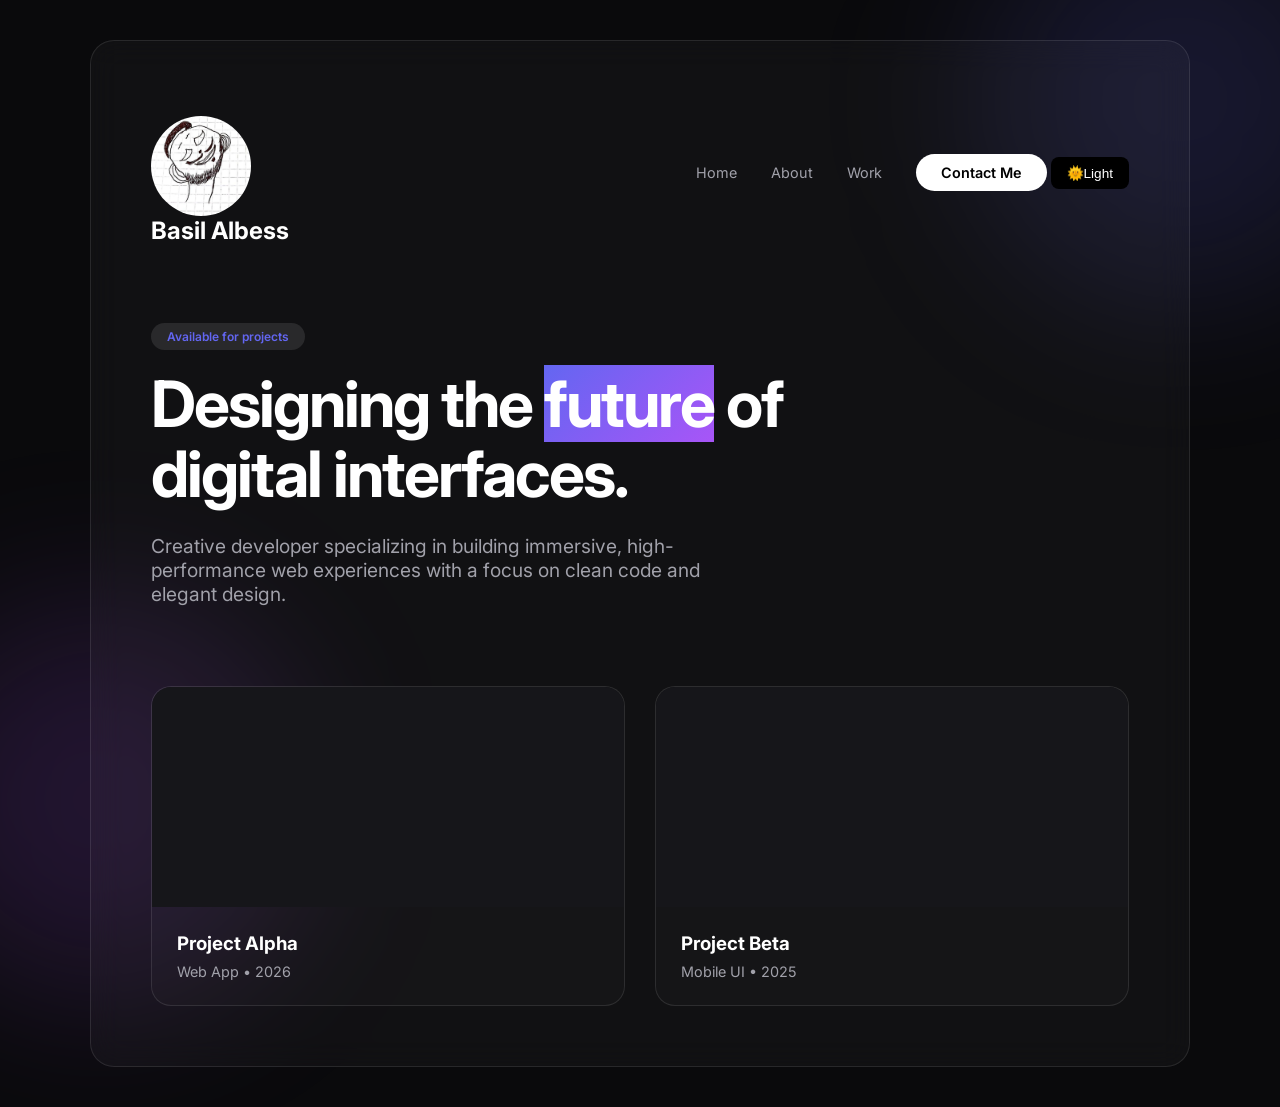
<file: index.html>
<!DOCTYPE html>
<html lang="en">
<head>
    <meta charset="UTF-8">
    <meta name="viewport" content="width=device-width, initial-scale=1.0">
    <title>Basil Albess</title>
    <link href="https://fonts.googleapis.com/css2?family=Inter:wght@300;400;700&display=swap" rel="stylesheet">
    <link rel="stylesheet" href="styling.css">
</head>
<body>

    <div class="background-blobs">
        <div class="blob blob-1"></div>
        <div class="blob blob-2"></div>
    </div>

    <main class="glass-container">
        <nav>
            <div>
                <img src="src/the glitch sc 2.jpg" alt="Profile" class="profile-img">
                <span class="logo">Basil Albess</span>

            </div> 

            <div class="nav-links">
                <a href="index.html">Home</a>
                <a href="about.html">About</a>
                <a href="work.html">Work</a>
                <a href="mailto:baselalbess171@gmail.com" class="nav-btn">Contact Me</a>
                <button id="theme-toggle" class="btn-sm">🌙mode</button>
            </div>
        </nav>

        <section class="hero">
            <span class="badge">Available for projects</span>
            <h1>Designing the <span class="gradient-text">future</span> of digital interfaces.</h1>
            <p>Creative developer specializing in building immersive, high-performance web experiences with a focus on clean code and elegant design.</p>
        </section>

        <section id="work" class="grid">
            <div class="card">
                <div class="card-image"></div>
                <div class="card-info">
                    <h3>Project Alpha</h3>
                    <p>Web App • 2026</p>
                </div>
            </div>
            <div class="card">
                <div class="card-image"></div>
                <div class="card-info">
                    <h3>Project Beta</h3>
                    <p>Mobile UI • 2025</p>
                </div>
            </div>
        </section>
    </main>
<script src="func.js"></script>

</body>
</html>
</file>
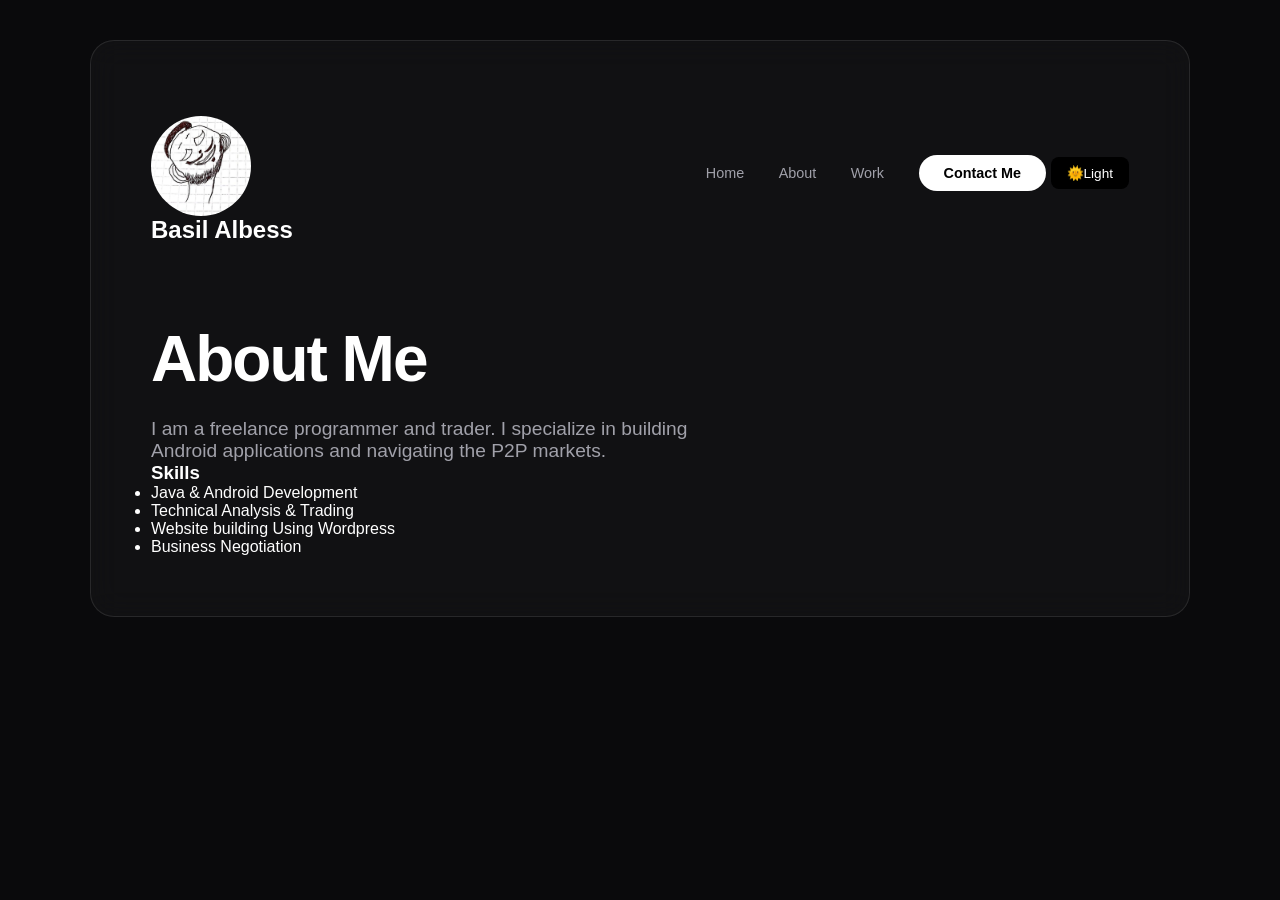
<file: about.html>
<!DOCTYPE html>
<html lang="en">
<head>
    <meta charset="UTF-8">
    <meta name="viewport" content="width=device-width, initial-scale=1.0">
    <title>About Me</title>
    <link rel="stylesheet" href="styling.css">
</head>
<body>

    <main class="glass-container">
        <nav>
            <div>
                <img src="src/the glitch sc 2.jpg" alt="Profile" class="profile-img">
                <span class="logo">Basil Albess</span>

            </div> 

            <div class="nav-links">
                <a href="index.html">Home</a>
                <a href="about.html">About</a>
                <a href="work.html">Work</a>
                <a href="mailto:baselalbess171@gmail.com" class="nav-btn">Contact Me</a>
                <button id="theme-toggle" class="btn-sm">🌙mode</button>
            </div>
        </nav>

        <section class="about-content">
            <h1>About Me</h1>
            <p>I am a freelance programmer and trader. I specialize in building Android applications and navigating the P2P markets.</p>
            
            <div class="skills-list">
                <h3>Skills</h3>
                <ul>
                    <li>Java & Android Development</li>
                    <li>Technical Analysis & Trading</li>
                    <li>Website building Using Wordpress </li>
                    <li>Business Negotiation</li>
                </ul>
            </div>
        </section>
    </main>

    <script src="func.js"></script>
</body>
</html>
</file>
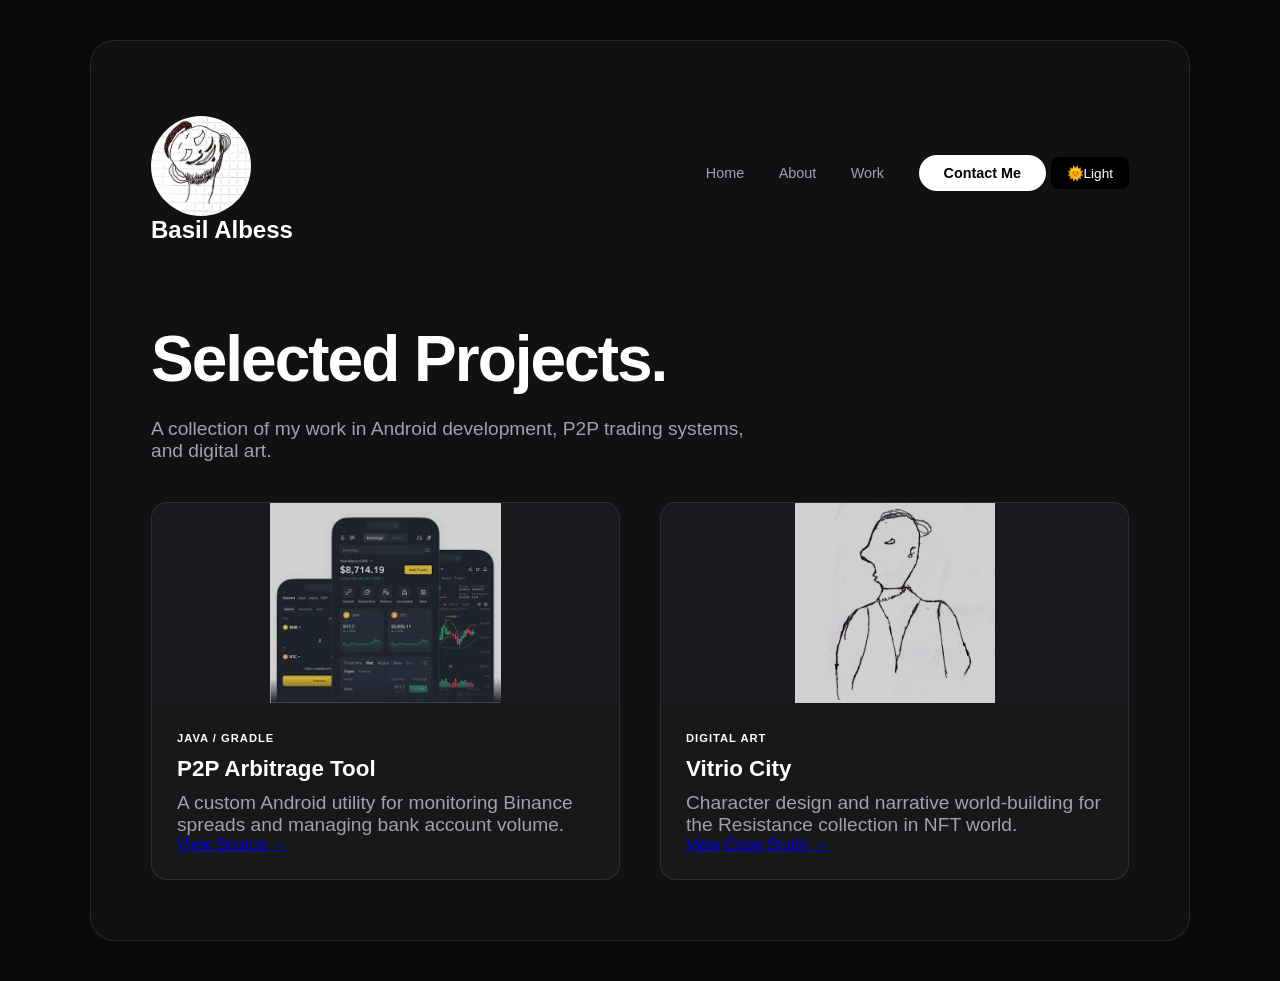
<file: work.html>
<!DOCTYPE html>
<html lang="en">
<head>
    <meta charset="UTF-8">
    <meta name="viewport" content="width=device-width, initial-scale=1.0">
    <title>My Work</title>
    <link rel="stylesheet" href="styling.css">
</head>
<body>

    <main class="glass-container">
       <nav>
            <div>
                <img src="src/the glitch sc 2.jpg" alt="Profile" class="profile-img">
                <span class="logo">Basil Albess</span>

            </div> 

            <div class="nav-links">
                <a href="index.html">Home</a>
                <a href="about.html">About</a>
                <a href="work.html">Work</a>
                <a href="mailto:baselalbess171@gmail.com" class="nav-btn">Contact Me</a>
                <button id="theme-toggle" class="btn-sm">🌙mode</button>
            </div>
        </nav>

        <header>
            <h1>Selected <span class="accent">Projects</span>.</h1>
            <p>A collection of my work in Android development, P2P trading systems, and digital art.</p>
        </header>

        <section class="work-grid">
            <div class="work-card">
                <div class="work-image-placeholder">
                    <img src="src/binancearb.jpg" alt="Android Project">
                </div>
                <div class="work-info">
                    <span class="tag">Java / Gradle</span>
                    <h3>P2P Arbitrage Tool</h3>
                    <p>A custom Android utility for monitoring Binance spreads and managing bank account volume.</p>
                    <a href="#" class="view-link">View Source →</a>
                </div>
            </div>

            <div class="work-card">
                <div class="work-image-placeholder">
                    <img src="src/vitrio-city.jpg" alt="Vitrio City Art">
                </div>
                <div class="work-info">
                    <span class="tag">Digital Art</span>
                    <h3>Vitrio City</h3>
                    <p>Character design and narrative world-building for the Resistance collection in NFT world.</p>
                    <a href="#" class="view-link">View Case Study →</a>
                </div>
            </div>
        </section>
    </main>

    <script src="func.js"></script>
</body>
</html>
</file>
<file: styling.css>
:root {
    --bg-color: #0a0a0c;
    --glass-bg: rgba(255, 255, 255, 0.03);
    --glass-border: rgba(255, 255, 255, 0.1);
    --text-main: #ffffff;
    --text-dim: #a1a1aa;
    --accent: #6366f1;
    --gradient: linear-gradient(135deg, #6366f1 0%, #a855f7 100%);
}

* {
    margin: 0;
    padding: 0;
    box-sizing: border-box;
}

body {
    background-color: var(--bg-color);
    color: var(--text-main);
    font-family: 'Inter', sans-serif;
    display: flex;
    justify-content: center;
    min-height: 100vh;
    overflow-x: hidden;
}

/* Visual Background Blobs */
.background-blobs {
    position: fixed;
    top: 0; left: 0; width: 100%; height: 100%;
    z-index: -1;
    filter: blur(80px);
}

.blob {
    position: absolute;
    width: 400px;
    height: 400px;
    border-radius: 50%;
    opacity: 0.15;
}

.blob-1 { background: var(--accent); top: -100px; right: -100px; }
.blob-2 { background: #a855f7; bottom: -100px; left: -100px; }

/* Modern Glass Effect Container*/ 
.glass-container {
    width: 90%;
    max-width: 1100px;
    background: var(--glass-bg);
    backdrop-filter: blur(15px);
    -webkit-backdrop-filter: blur(15px);
    border: 1px solid var(--glass-border);
    border-radius: 24px;
    padding: 60px;
    margin: 40px 0;
    align-self: flex-start;
}

/* Nav Styles */
nav {
    display: flex;
    justify-content: space-between;
    align-items: center;
    margin-bottom: 80px;
}

.logo { font-weight: 700; font-size: 1.5rem; }

.nav-links a {
    text-decoration: none;
    color: var(--text-dim);
    margin-left: 30px;
    font-size: 0.9rem;
    transition: 0.3s;
}

.nav-links a:hover { color: #fff; }

.nav-btn {
    background: #fff;
    color: #000 !important;
    padding: 10px 25px;
    border-radius: 50px;
    font-weight: 600;
}

.btn-sm {
    cursor: pointer;
    border: 1px solid var(--text);
    background: black;
    color: white;
    padding: 8px 16px;
    border-radius: 8px;
    font-size: 0.85rem;
    transition: 0.2s;
}
 .btn-sm:hover {
    background: white;
    color: var(--text-dim);
}

/* Typography & Hero */
.hero { max-width: 800px; margin-bottom: 80px; }

.badge {
    background: var(--glass-border);
    padding: 6px 16px;
    border-radius: 20px;
    font-size: 0.75rem;
    color: var(--accent);
    font-weight: 600;
}

.profile-img {
    display: block;
    width: 100px;      /* Adjust size here */
    height: 100px;
    border-radius: 50%; /* Makes it a circle */
    object-fit: cover;  /* Prevents stretching */
    margin-top: 15px;   /* Space under the logo */
    border: 2px solid var(--primary); /* Optional accent border */
}

h1 {
    font-size: clamp(2.5rem, 5vw, 4rem);
    line-height: 1.1;
    margin: 24px 0;
    letter-spacing: -2px;
}

.gradient-text {
    background: var(--gradient);
    -webkit-text-fill-color: white;
}

p {
    color: var(--text-dim);
    font-size: 1.2rem;
    max-width: 600px;
}

/* Project Cards Grid */
.grid {
    display: grid;
    grid-template-columns: 1fr 1fr;
    gap: 30px;
}

.card {
    background: rgba(255, 255, 255, 0.02);
    border: 1px solid var(--glass-border);
    border-radius: 20px;
    overflow: hidden;
    transition: all 0.4s ease;
}

.card:hover {
    transform: translateY(-10px);
    background: rgba(255, 255, 255, 0.05);
    border-color: rgba(255, 255, 255, 0.2);
}

.card-image {
    height: 220px;
    background: #16161a; /* Placeholder for images */
}

.card-info { padding: 25px; }

.card-info h3 { margin-bottom: 8px; }

.card-info p { font-size: 0.9rem; color: var(--text-dim); }

/* Mobile View */
@media (max-width: 768px) {
    .grid { grid-template-columns: 1fr; }
    .glass-container { padding: 30px; }
}

/* Light Theme Colors */
body.light-theme {
    --bg: #ffffff;
    --text: #18181b;
    --dim: #71717a;
    --glass-bg: rgba(0, 0, 0, 0.05);
    --glass-border: rgba(0, 0, 0, 0.1);
}




.work-grid {
    display: grid;
    grid-template-columns: repeat(auto-fit, minmax(300px, 1fr));
    gap: 40px;
    margin-top: 40px;
}

.work-card {
    background: var(--glass-bg);
    border-radius: 16px;
    border: 1px solid var(--glass-border);
    overflow: hidden;
    transition: 0.4s ease;
}

.work-card:hover {
    transform: translateY(-10px);
    border-color: var(--primary);
}

.work-image-placeholder {
    width: 100%;
    height: 200px;
    background: #1a1a1e;
    overflow: hidden;
}

.work-image-placeholder img {
    width: 100%;
    height: 100%;
    object-fit:contain;
    opacity: 0.8;
}

.work-info {
    padding: 25px;
}

.tag {
    font-size: 0.7rem;
    color: var(--primary);
    text-transform: uppercase;
    font-weight: bold;
    letter-spacing: 1px;
}

.work-info h3 {
    margin: 10px 0;
    font-size: 1.4rem;
}
</file>
